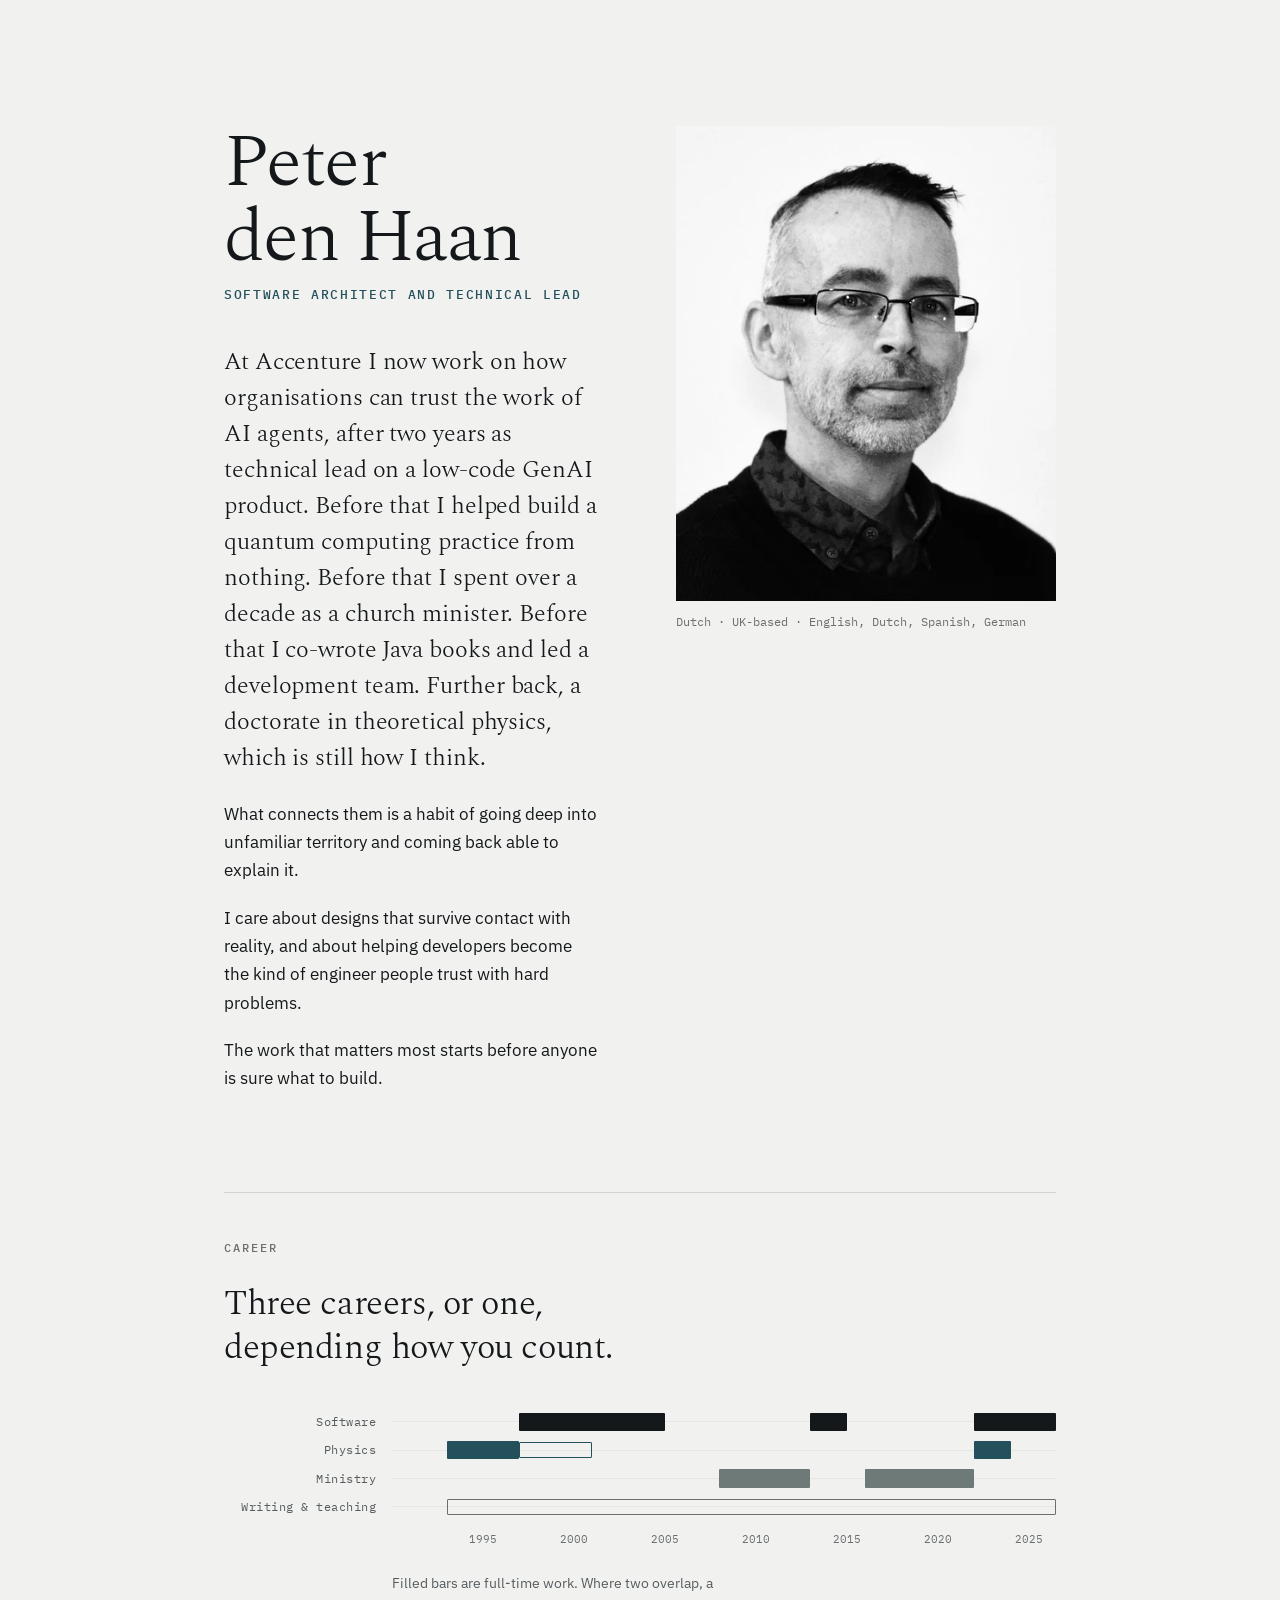
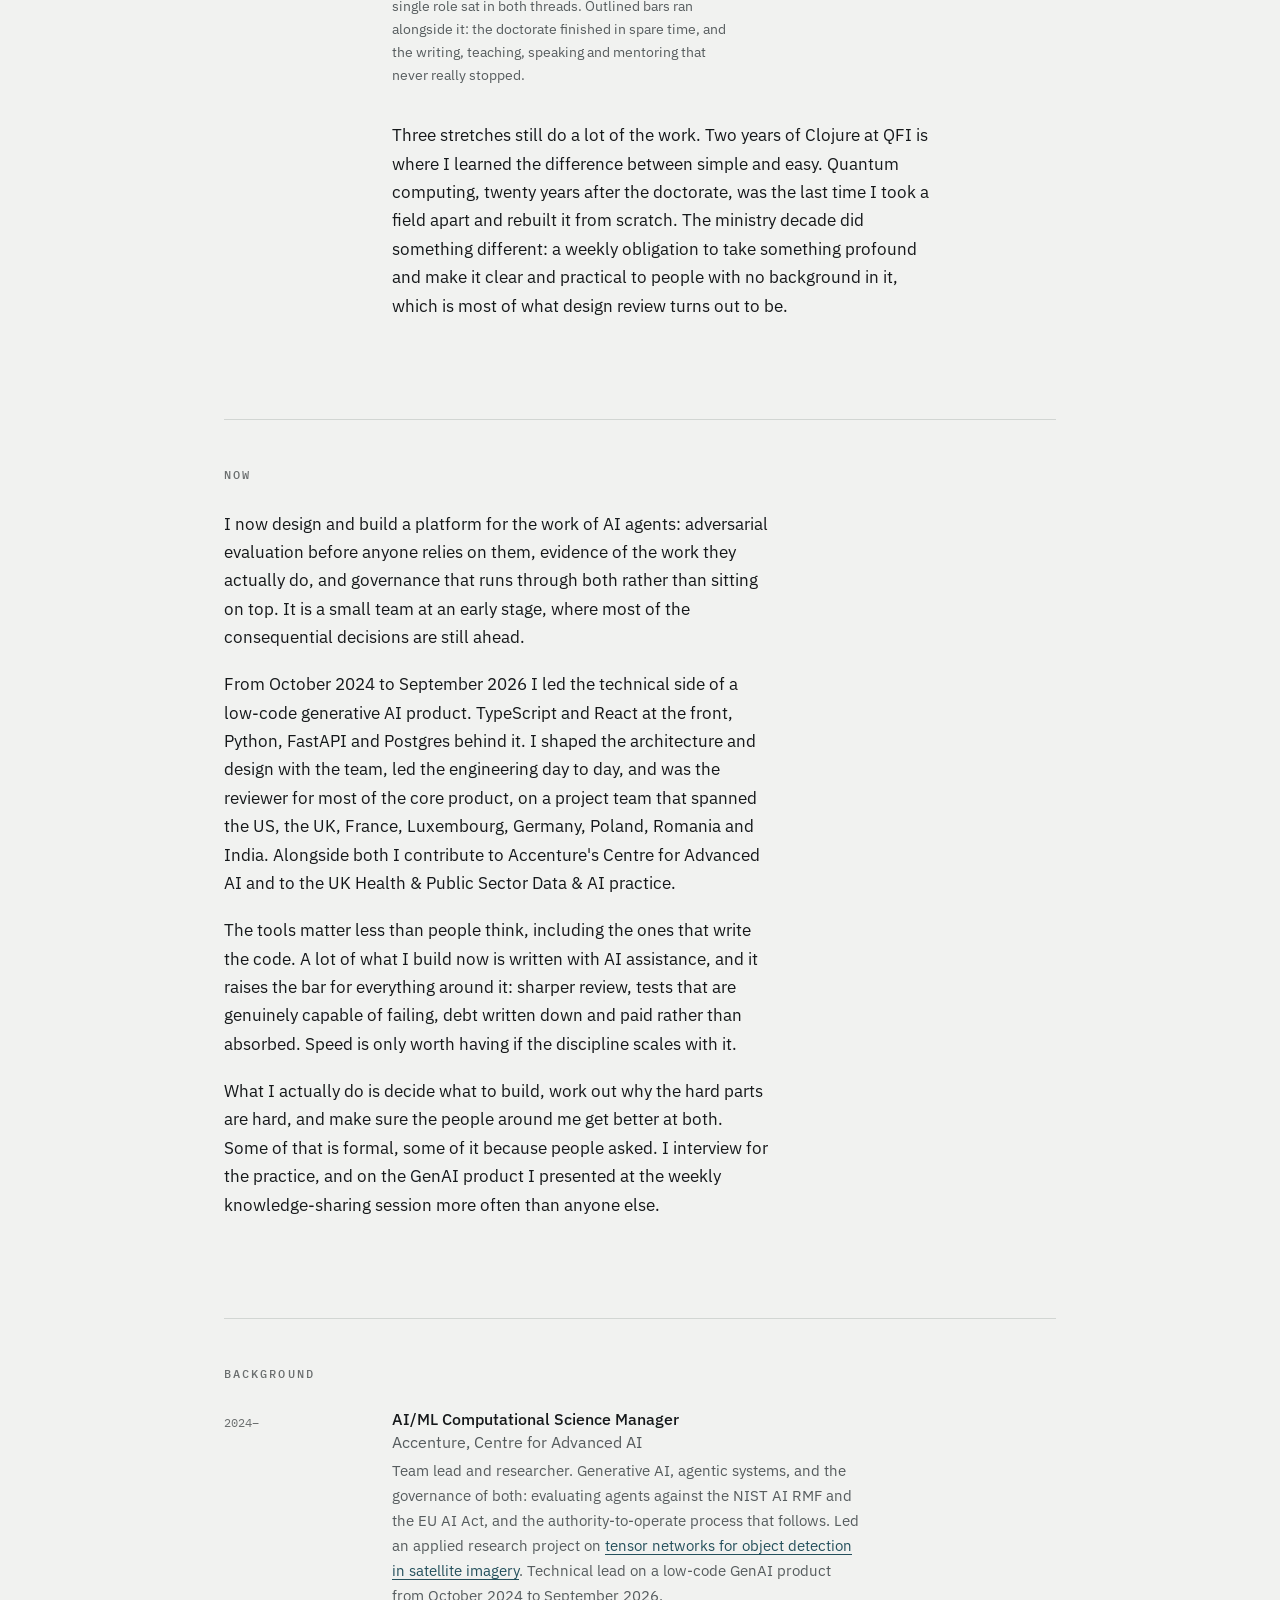
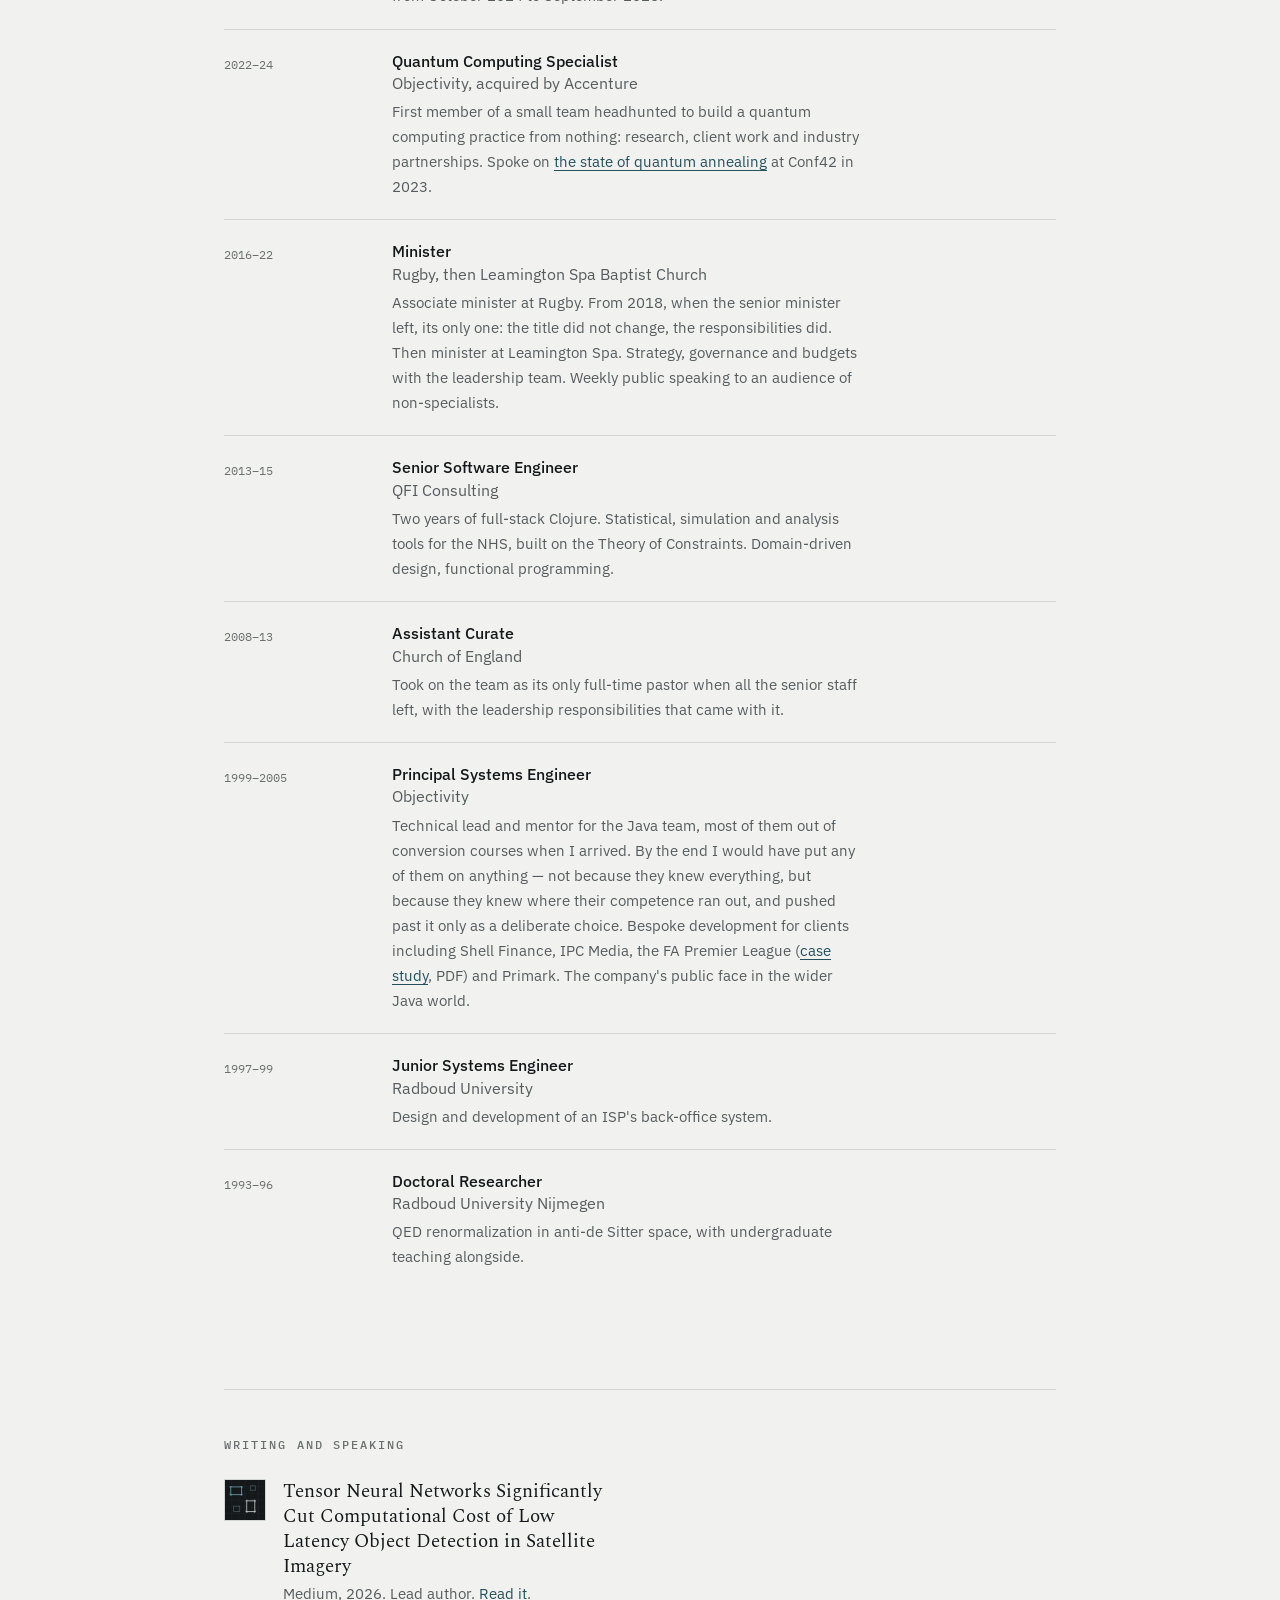
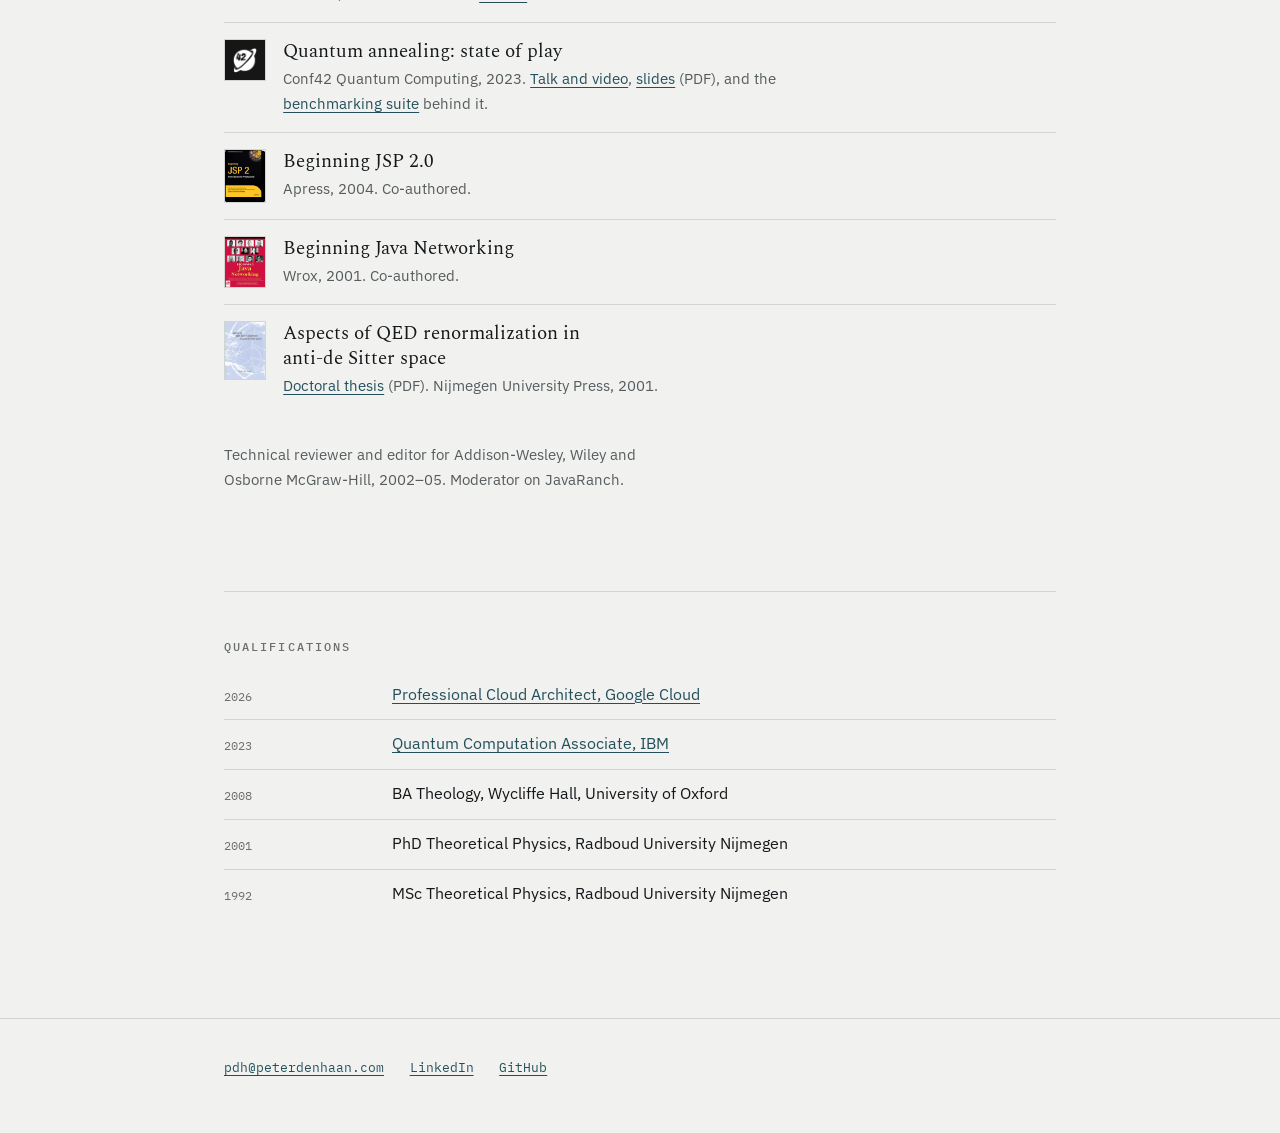
<file: index.html>
<!DOCTYPE html>
<html lang="en">
<head>
<meta charset="utf-8">
<meta name="viewport" content="width=device-width, initial-scale=1">
<title>Peter den Haan — Software Architect and Technical Lead</title>
<meta name="description" content="Software architect and technical lead. Theoretical physicist. Peter den Haan works on the evaluation and governance of AI agents at Accenture.">
<link rel="canonical" href="https://peterdenhaan.com/">
<meta property="og:type" content="profile">
<meta property="og:title" content="Peter den Haan — Software Architect and Technical Lead">
<meta property="og:description" content="Software architect and technical lead. Theoretical physicist.">
<meta property="og:url" content="https://peterdenhaan.com/">
<meta property="og:image" content="https://peterdenhaan.com/social-card.png">
<meta property="og:image:width" content="1200">
<meta property="og:image:height" content="630">
<meta property="og:image:alt" content="Peter den Haan — software architect and technical lead">
<meta property="profile:first_name" content="Peter">
<meta property="profile:last_name" content="den Haan">
<meta name="twitter:card" content="summary">
<meta name="twitter:image" content="https://peterdenhaan.com/peter-880.jpg">
<link rel="icon" href="favicon.svg" type="image/svg+xml">
<link rel="preload" href="fonts/spectral-300-latin.woff2" as="font" type="font/woff2" crossorigin>
<link rel="preload" href="fonts/ibm-plex-mono-500-latin.woff2" as="font" type="font/woff2" crossorigin>
<link rel="stylesheet" href="styles.css">
<script>document.documentElement.className += ' js';</script>
<script type="application/ld+json">
{
  "@context": "https://schema.org",
  "@type": "Person",
  "name": "Peter den Haan",
  "givenName": "Peter",
  "familyName": "den Haan",
  "url": "https://peterdenhaan.com/",
  "image": "https://peterdenhaan.com/peter-880.jpg",
  "jobTitle": [
    "Software Architect and Technical Lead",
    "AI/ML Computational Science Manager"
  ],
  "description": "Software architect and technical lead. Theoretical physicist. Works on the evaluation and governance of AI agents at Accenture.",
  "worksFor": {
    "@type": "Organization",
    "name": "Accenture"
  },
  "alumniOf": [
    {
      "@type": "CollegeOrUniversity",
      "name": "Radboud University Nijmegen",
      "sameAs": "https://www.ru.nl/"
    },
    {
      "@type": "CollegeOrUniversity",
      "name": "University of Oxford",
      "sameAs": "https://www.ox.ac.uk/"
    }
  ],
  "nationality": { "@type": "Country", "name": "Netherlands" },
  "homeLocation": {
    "@type": "Place",
    "address": {
      "@type": "PostalAddress",
      "addressLocality": "Coventry",
      "addressCountry": "GB"
    }
  },
  "knowsLanguage": ["en", "nl", "es", "de"],
  "knowsAbout": [
    "Software architecture",
    "Technical leadership",
    "Generative AI",
    "Large language models",
    "Agentic systems",
    "AI governance",
    "AI risk management",
    "Agent evaluation",
    "LLM evaluation",
    "Quantum computing",
    "Theoretical physics",
    "Domain-driven design",
    "Functional programming"
  ],
  "hasCredential": {
    "@type": "EducationalOccupationalCredential",
    "name": "Quantum Computation Associate",
    "credentialCategory": "certification",
    "recognizedBy": { "@type": "Organization", "name": "IBM" },
    "url": "https://www.credly.com/badges/9d369834-0922-49ed-9ece-52403b4ef0f2/public_url"
  },
  "sameAs": [
    "https://www.linkedin.com/in/revpdh/",
    "https://medium.com/@drpdh",
    "https://github.com/drpdh",
    "https://github.com/peterdenhaan",
    "https://www.credly.com/badges/9d369834-0922-49ed-9ece-52403b4ef0f2/public_url"
  ]
}
</script>
</head>
<body>

<a class="skip" href="#main">Skip to content</a>

<main id="main">

  <!-- ================= Hero ================= -->
  <header class="hero">
    <div class="hero__text">
      <h1>Peter den&nbsp;Haan</h1>
      <p class="hero__role">Software architect and technical lead</p>

      <p class="lede">
        At Accenture I now work on how organisations can trust the work of AI agents,
        after two years as technical lead on a low-code GenAI product. Before that I
        helped build a quantum computing practice from nothing. Before that I spent over a decade as a
        church minister. Before that I co-wrote Java books and led a development team.
        Further back, a doctorate in theoretical physics, which is still how I think.
      </p>

      <p>
        What connects them is a habit of going deep into unfamiliar territory and
        coming back able to explain it.
      </p>

      <p>
        I care about designs that survive contact with reality, and about helping
        developers become the kind of engineer people trust with hard problems.
      </p>

      <p>
        The work that matters most starts before anyone is sure what to build.
      </p>
    </div>

    <figure class="hero__portrait">
      <picture>
        <source
          type="image/webp"
          srcset="peter-440.webp 440w, peter-660.webp 660w, peter-880.webp 880w"
          sizes="(max-width: 800px) 62vw, 380px">
        <img
          src="peter-440.jpg"
          srcset="peter-440.jpg 440w, peter-660.jpg 660w, peter-880.jpg 880w"
          sizes="(max-width: 800px) 62vw, 380px"
          width="440" height="550"
          fetchpriority="high"
          alt="Peter den Haan">
      </picture>
      <figcaption>Dutch &middot; UK-based &middot; English, Dutch, Spanish, German</figcaption>
    </figure>
  </header>

  <!-- ================= Threads ================= -->
  <section class="section">
    <h2 class="eyebrow">Career</h2>
    <p class="display">Three careers, or one, depending how you count.</p>

    <figure class="threads" aria-labelledby="threads-desc">
      <div class="chart">

        <div class="track" role="img" aria-label="Software: 1997 to 2005, 2013 to 2015, and 2022 to present">
          <span class="track__name">Software</span>
          <div class="track__lane">
            <span class="bar bar--software" style="--x:19.18%;--w:21.92%" data-i="0"></span>
            <span class="bar bar--software" style="--x:63.01%;--w:5.48%"  data-i="1"></span>
            <span class="bar bar--software" style="--x:87.67%;--w:12.33%" data-i="2"></span>
          </div>
        </div>

        <!-- Physics filled bar: 1993.0-1997.0 is the doctoral appointment, which ran
             1 Jan 1993 to 31 Dec 1996. The CV and the aria-label say "1993-96"
             (calendar years worked); the axis marks instants, and 31 Dec 1996 is
             1997.0. Both are correct. Do NOT "fix" the width to 8.22% to make the
             numbers match: that draws a three-year term ending in 1995 and invents
             a gap in which he was employed. Two reviews have proposed this. -->
        <div class="track" role="img" aria-label="Physics: 1993 to 1996 full-time, continuing alongside other work to 2001, and 2022 to 2024">
          <span class="track__name">Physics</span>
          <div class="track__lane">
            <span class="bar bar--physics" style="--x:8.22%;--w:10.96%"  data-i="1"></span>
            <span class="bar bar--physics bar--ghost" style="--x:19.18%;--w:10.96%" data-i="2"></span>
            <span class="bar bar--physics" style="--x:87.67%;--w:5.48%"  data-i="3"></span>
          </div>
        </div>

        <div class="track" role="img" aria-label="Ministry: 2008 to 2013, and 2016 to 2022">
          <span class="track__name">Ministry</span>
          <div class="track__lane">
            <span class="bar bar--ministry" style="--x:49.32%;--w:13.70%" data-i="2"></span>
            <span class="bar bar--ministry" style="--x:71.23%;--w:16.44%" data-i="3"></span>
          </div>
        </div>

        <div class="track" role="img" aria-label="Writing and teaching: 1993 to present">
          <span class="track__name">Writing &amp; teaching</span>
          <div class="track__lane">
            <span class="bar bar--teaching" style="--x:8.22%;--w:91.78%" data-i="4"></span>
          </div>
        </div>

        <div class="axis" aria-hidden="true">
          <span style="--x:13.70%">1995</span>
          <span style="--x:27.40%">2000</span>
          <span style="--x:41.10%">2005</span>
          <span style="--x:54.79%">2010</span>
          <span style="--x:68.49%">2015</span>
          <span style="--x:82.19%">2020</span>
          <span style="--x:95.89%">2025</span>
        </div>

      </div>

      <figcaption id="threads-desc">
        Filled bars are full-time work. Where two overlap, a single role sat in
        both threads. Outlined bars ran alongside it: the doctorate finished in
        spare time, and the writing, teaching, speaking and mentoring that never
        really stopped.
      </figcaption>
    </figure>

    <div class="prose prose--offset">
      <p>
        Three stretches still do a lot of the work. Two years of Clojure at QFI is
        where I learned the difference between simple and easy. Quantum computing,
        twenty years after the doctorate, was the last time I took a field apart
        and rebuilt it from scratch. The ministry decade did something different: a
        weekly obligation to take something profound and make it clear and
        practical to people with no background in it, which is most of what
        design review turns out to be.
      </p>
    </div>
  </section>

  <!-- ================= Now ================= -->
  <section class="section">
    <h2 class="eyebrow">Now</h2>

    <div class="prose">
      <p>
        I now design and build a platform for the work of AI agents: adversarial
        evaluation before anyone relies on them, evidence of the work they actually
        do, and governance that runs through both rather than sitting on top. It is
        a small team at an early stage, where most of the consequential decisions
        are still ahead.
      </p>
      <p>
        From October 2024 to September 2026 I led the technical side of a low-code
        generative AI product. TypeScript and React at the front, Python, FastAPI
        and Postgres behind it. I shaped the architecture and design with the team,
        led the engineering day to day, and was the reviewer for most of the core
        product, on a project team that spanned the US, the UK, France, Luxembourg,
        Germany, Poland, Romania and India. Alongside both I contribute to Accenture's
        Centre for Advanced AI and to the UK Health &amp; Public Sector Data &amp; AI
        practice.
      </p>
      <p>
        The tools matter less than people think, including the ones that write
        the code. A lot of what I build now is written with AI assistance, and it
        raises the bar for everything around it: sharper review, tests that are
        genuinely capable of failing, debt written down and paid rather than
        absorbed. Speed is only worth having if the discipline scales with it.
      </p>
      <p>
        What I actually do is decide what to build, work out why the hard parts
        are hard, and make sure the people around me get better at both. Some of
        that is formal, some of it because people asked. I interview for the
        practice, and on the GenAI product I presented at the weekly
        knowledge-sharing session more often than anyone else.
      </p>
    </div>
  </section>

  <!-- ================= Background ================= -->
  <section class="section">
    <h2 class="eyebrow">Background</h2>

    <ol class="cv">
      <li>
        <span class="cv__when">2024–<span class="vh">present</span></span>
        <div class="cv__what">
          <h3>AI/ML Computational Science Manager <span>Accenture, Centre for Advanced AI</span></h3>
          <p>Team lead and researcher. Generative AI, agentic systems, and the
             governance of both: evaluating agents against the NIST AI RMF and the
             EU AI Act, and the authority-to-operate process that follows. Led an
             applied research project on <a href="https://medium.com/@drpdh/tensor-neural-networks-significantly-cut-computational-cost-of-low-latency-object-detection-in-16012056ef17?sk=f9bc25b9e7c740aaa3254e25a25f2314">tensor networks for object
             detection in satellite imagery</a>. Technical lead on a low-code GenAI product
             from October 2024 to September 2026.</p>
        </div>
      </li>
      <li>
        <span class="cv__when">2022–24</span>
        <div class="cv__what">
          <h3>Quantum Computing Specialist <span>Objectivity, acquired by Accenture</span></h3>
          <p>First member of a small team headhunted to build a quantum computing
             practice from nothing: research, client work and industry partnerships.
             Spoke on
             <a href="https://www.conf42.com/Quantum_Computing_2023_Peter_den_Haan_annealing_state_of_play">the state of quantum annealing</a>
             at Conf42 in 2023.</p>
        </div>
      </li>
      <li>
        <span class="cv__when">2016–22</span>
        <div class="cv__what">
          <h3>Minister <span>Rugby, then Leamington Spa Baptist Church</span></h3>
          <p>Associate minister at Rugby. From 2018, when the senior minister left,
             its only one: the title did not change, the responsibilities did.
             Then minister at Leamington Spa. Strategy, governance and budgets with
             the leadership team. Weekly public speaking to an audience of
             non-specialists.</p>
        </div>
      </li>
      <li>
        <span class="cv__when">2013–15</span>
        <div class="cv__what">
          <h3>Senior Software Engineer <span>QFI Consulting</span></h3>
          <p>Two years of full-stack Clojure. Statistical, simulation and analysis
             tools for the NHS, built on the Theory of Constraints. Domain-driven
             design, functional programming.</p>
        </div>
      </li>
      <li>
        <span class="cv__when">2008–13</span>
        <div class="cv__what">
          <h3>Assistant Curate <span>Church of England</span></h3>
          <p>Took on the team as its only full-time pastor when all the senior
             staff left, with the leadership responsibilities that came with it.</p>
        </div>
      </li>
      <li>
        <span class="cv__when">1999–2005</span>
        <div class="cv__what">
          <h3>Principal Systems Engineer <span>Objectivity</span></h3>
          <p>Technical lead and mentor for the Java team, most of them out of
             conversion courses when I arrived. By the end I would have put any of
             them on anything — not because they knew everything, but because they
             knew where their competence ran out, and pushed past it only as a
             deliberate choice. Bespoke development for clients including Shell
             Finance, IPC Media, the FA Premier League
             (<a href="transforming-applications.pdf" type="application/pdf">case study</a>, PDF)
             and Primark. The company's public face in the wider Java world.</p>
        </div>
      </li>
      <li>
        <span class="cv__when">1997–99</span>
        <div class="cv__what">
          <h3>Junior Systems Engineer <span>Radboud University</span></h3>
          <p>Design and development of an ISP's back-office system.</p>
        </div>
      </li>
      <li>
        <span class="cv__when">1993–96</span>
        <div class="cv__what">
          <h3>Doctoral Researcher <span>Radboud University Nijmegen</span></h3>
          <p>QED renormalization in anti-de Sitter space, with undergraduate
             teaching alongside.</p>
        </div>
      </li>
    </ol>
  </section>

  <!-- ============ Writing and speaking ============ -->
  <section class="section">
    <h2 class="eyebrow">Writing and speaking</h2>

    <ul class="works">
      <li>
        <img class="works__cover" src="cover-tensor.png" alt="" width="180" height="180" loading="lazy">
        <div>
          <h3>Tensor Neural Networks Significantly Cut Computational Cost of Low
              Latency Object Detection in Satellite Imagery</h3>
          <p>Medium, 2026. Lead author.
            <a href="https://medium.com/@drpdh/tensor-neural-networks-significantly-cut-computational-cost-of-low-latency-object-detection-in-16012056ef17?sk=f9bc25b9e7c740aaa3254e25a25f2314">Read it</a>.</p>
        </div>
      </li>
      <li>
        <img class="works__cover" src="cover-conf42.png" alt="" width="180" height="180" loading="lazy">
        <div>
          <h3>Quantum annealing: state of play</h3>
          <p>Conf42 Quantum Computing, 2023.
            <a href="https://www.conf42.com/Quantum_Computing_2023_Peter_den_Haan_annealing_state_of_play">Talk and video</a>,
            <a href="conf42-annealing-slides.pdf" type="application/pdf">slides</a> (PDF),
            and the <a href="https://github.com/Accenture/Q-Opt-suite">benchmarking suite</a> behind it.</p>
        </div>
      </li>
      <li>
        <img class="works__cover" src="cover-jsp2.png" alt="" width="132" height="174" loading="lazy">
        <div>
          <h3>Beginning JSP 2.0</h3>
          <p>Apress, 2004. Co-authored.</p>
        </div>
      </li>
      <li>
        <img class="works__cover" src="cover-java-networking.png" alt="" width="119" height="150" loading="lazy">
        <div>
          <h3>Beginning Java Networking</h3>
          <p>Wrox, 2001. Co-authored.</p>
        </div>
      </li>
      <li>
        <img class="works__cover" src="cover-thesis.png" alt="" width="106" height="151" loading="lazy">
        <div>
          <h3>Aspects of QED renormalization in anti-de Sitter space</h3>
          <p><a href="thesis.pdf" type="application/pdf">Doctoral thesis</a> (PDF). Nijmegen University Press, 2001.</p>
        </div>
      </li>
    </ul>

    <p class="aside">
      Technical reviewer and editor for Addison-Wesley, Wiley and Osborne
      McGraw-Hill, 2002–05. Moderator on JavaRanch.
    </p>
  </section>

  <!-- ================= Qualifications ================= -->
  <section class="section">
    <h2 class="eyebrow">Qualifications</h2>

    <ul class="quals">
      <li><span class="cv__when">2026</span> <a href="https://www.credly.com/badges/5798d70d-79f4-4bd2-bd7f-15496b114d72/public_url">Professional Cloud Architect, Google Cloud</a></li>
      <li><span class="cv__when">2023</span> <a href="https://www.credly.com/badges/9d369834-0922-49ed-9ece-52403b4ef0f2/public_url">Quantum Computation Associate, IBM</a></li>
      <li><span class="cv__when">2008</span> BA Theology, Wycliffe Hall, University of Oxford</li>
      <li><span class="cv__when">2001</span> PhD Theoretical Physics, Radboud University Nijmegen</li>
      <li><span class="cv__when">1992</span> MSc Theoretical Physics, Radboud University Nijmegen</li>
    </ul>
  </section>

</main>

<footer class="footer">
  <div class="footer__inner">
    <p class="footer__where">Dutch, based in Coventry, United Kingdom<br>
      <span>English, Dutch, Spanish, German</span></p>
    <p class="footer__links">
      <a id="mail" href="#">Email</a><noscript>pdh at peterdenhaan dot com</noscript>
      <a href="https://www.linkedin.com/in/revpdh/" rel="me">LinkedIn</a>
      <a href="https://github.com/drpdh" rel="me">GitHub</a>
    </p>
  </div>
</footer>

<script>
(function () {
  // Assembled at runtime; keeps the address out of the served HTML.
  var u = 'pdh', d = ['peterdenhaan', 'com'].join('.');
  var a = document.getElementById('mail');
  if (a) { a.href = 'mailto:' + u + '@' + d; a.textContent = u + '@' + d; }

  // The one piece of motion on the page: threads draw in as they come into view.
  var bars = [].slice.call(document.querySelectorAll('.bar'));
  var show = function (b) { b.className += ' is-in'; };
  var reduce = window.matchMedia &&
               window.matchMedia('(prefers-reduced-motion: reduce)').matches;

  if (reduce || !('IntersectionObserver' in window)) {
    bars.forEach(show);
    return;
  }
  var io = new IntersectionObserver(function (entries) {
    entries.forEach(function (e) {
      if (!e.isIntersecting) return;
      show(e.target);
      io.unobserve(e.target);
    });
  }, { threshold: 0.4 });
  bars.forEach(function (b) { io.observe(b); });
})();
</script>

</body>
</html>
</file>
<file: styles.css>
/* ============================================================
   Peter den Haan — peterdenhaan.com
   Palette is cool paper and ink; the accent is petrol, chosen
   to sit alongside a monochrome portrait rather than fight it.
   ============================================================ */

/* Self-hosted subset of IBM Plex Mono/Sans and Spectral (latin, latin-ext).
   Replaces a third-party request to fonts.googleapis.com. */
@font-face{
  font-family:'IBM Plex Mono';
  font-style:normal;
  font-weight:400;
  font-display:swap;
  src:url('fonts/ibm-plex-mono-400-latin-ext.woff2') format('woff2');
  unicode-range:U+0100-02BA, U+02BD-02C5, U+02C7-02CC, U+02CE-02D7, U+02DD-02FF, U+0304, U+0308, U+0329, U+1D00-1DBF, U+1E00-1E9F, U+1EF2-1EFF, U+2020, U+20A0-20AB, U+20AD-20C0, U+2113, U+2C60-2C7F, U+A720-A7FF;
}
@font-face{
  font-family:'IBM Plex Mono';
  font-style:normal;
  font-weight:400;
  font-display:swap;
  src:url('fonts/ibm-plex-mono-400-latin.woff2') format('woff2');
  unicode-range:U+0000-00FF, U+0131, U+0152-0153, U+02BB-02BC, U+02C6, U+02DA, U+02DC, U+0304, U+0308, U+0329, U+2000-206F, U+20AC, U+2122, U+2191, U+2193, U+2212, U+2215, U+FEFF, U+FFFD;
}
@font-face{
  font-family:'IBM Plex Mono';
  font-style:normal;
  font-weight:500;
  font-display:swap;
  src:url('fonts/ibm-plex-mono-500-latin-ext.woff2') format('woff2');
  unicode-range:U+0100-02BA, U+02BD-02C5, U+02C7-02CC, U+02CE-02D7, U+02DD-02FF, U+0304, U+0308, U+0329, U+1D00-1DBF, U+1E00-1E9F, U+1EF2-1EFF, U+2020, U+20A0-20AB, U+20AD-20C0, U+2113, U+2C60-2C7F, U+A720-A7FF;
}
@font-face{
  font-family:'IBM Plex Mono';
  font-style:normal;
  font-weight:500;
  font-display:swap;
  src:url('fonts/ibm-plex-mono-500-latin.woff2') format('woff2');
  unicode-range:U+0000-00FF, U+0131, U+0152-0153, U+02BB-02BC, U+02C6, U+02DA, U+02DC, U+0304, U+0308, U+0329, U+2000-206F, U+20AC, U+2122, U+2191, U+2193, U+2212, U+2215, U+FEFF, U+FFFD;
}
@font-face{
  font-family:'IBM Plex Sans';
  font-style:normal;
  font-weight:400;
  font-display:swap;
  src:url('fonts/ibm-plex-sans-400-latin-ext.woff2') format('woff2');
  unicode-range:U+0100-02BA, U+02BD-02C5, U+02C7-02CC, U+02CE-02D7, U+02DD-02FF, U+0304, U+0308, U+0329, U+1D00-1DBF, U+1E00-1E9F, U+1EF2-1EFF, U+2020, U+20A0-20AB, U+20AD-20C0, U+2113, U+2C60-2C7F, U+A720-A7FF;
}
@font-face{
  font-family:'IBM Plex Sans';
  font-style:normal;
  font-weight:400;
  font-display:swap;
  src:url('fonts/ibm-plex-sans-400-latin.woff2') format('woff2');
  unicode-range:U+0000-00FF, U+0131, U+0152-0153, U+02BB-02BC, U+02C6, U+02DA, U+02DC, U+0304, U+0308, U+0329, U+2000-206F, U+20AC, U+2122, U+2191, U+2193, U+2212, U+2215, U+FEFF, U+FFFD;
}
@font-face{
  font-family:'IBM Plex Sans';
  font-style:normal;
  font-weight:500;
  font-display:swap;
  src:url('fonts/ibm-plex-sans-500-latin-ext.woff2') format('woff2');
  unicode-range:U+0100-02BA, U+02BD-02C5, U+02C7-02CC, U+02CE-02D7, U+02DD-02FF, U+0304, U+0308, U+0329, U+1D00-1DBF, U+1E00-1E9F, U+1EF2-1EFF, U+2020, U+20A0-20AB, U+20AD-20C0, U+2113, U+2C60-2C7F, U+A720-A7FF;
}
@font-face{
  font-family:'IBM Plex Sans';
  font-style:normal;
  font-weight:500;
  font-display:swap;
  src:url('fonts/ibm-plex-sans-500-latin.woff2') format('woff2');
  unicode-range:U+0000-00FF, U+0131, U+0152-0153, U+02BB-02BC, U+02C6, U+02DA, U+02DC, U+0304, U+0308, U+0329, U+2000-206F, U+20AC, U+2122, U+2191, U+2193, U+2212, U+2215, U+FEFF, U+FFFD;
}
@font-face{
  font-family:'Spectral';
  font-style:italic;
  font-weight:300;
  font-display:swap;
  src:url('fonts/spectral-300italic-latin-ext.woff2') format('woff2');
  unicode-range:U+0100-02BA, U+02BD-02C5, U+02C7-02CC, U+02CE-02D7, U+02DD-02FF, U+0304, U+0308, U+0329, U+1D00-1DBF, U+1E00-1E9F, U+1EF2-1EFF, U+2020, U+20A0-20AB, U+20AD-20C0, U+2113, U+2C60-2C7F, U+A720-A7FF;
}
@font-face{
  font-family:'Spectral';
  font-style:italic;
  font-weight:300;
  font-display:swap;
  src:url('fonts/spectral-300italic-latin.woff2') format('woff2');
  unicode-range:U+0000-00FF, U+0131, U+0152-0153, U+02BB-02BC, U+02C6, U+02DA, U+02DC, U+0304, U+0308, U+0329, U+2000-206F, U+20AC, U+2122, U+2191, U+2193, U+2212, U+2215, U+FEFF, U+FFFD;
}
@font-face{
  font-family:'Spectral';
  font-style:normal;
  font-weight:300;
  font-display:swap;
  src:url('fonts/spectral-300-latin-ext.woff2') format('woff2');
  unicode-range:U+0100-02BA, U+02BD-02C5, U+02C7-02CC, U+02CE-02D7, U+02DD-02FF, U+0304, U+0308, U+0329, U+1D00-1DBF, U+1E00-1E9F, U+1EF2-1EFF, U+2020, U+20A0-20AB, U+20AD-20C0, U+2113, U+2C60-2C7F, U+A720-A7FF;
}
@font-face{
  font-family:'Spectral';
  font-style:normal;
  font-weight:300;
  font-display:swap;
  src:url('fonts/spectral-300-latin.woff2') format('woff2');
  unicode-range:U+0000-00FF, U+0131, U+0152-0153, U+02BB-02BC, U+02C6, U+02DA, U+02DC, U+0304, U+0308, U+0329, U+2000-206F, U+20AC, U+2122, U+2191, U+2193, U+2212, U+2215, U+FEFF, U+FFFD;
}
@font-face{
  font-family:'Spectral';
  font-style:normal;
  font-weight:400;
  font-display:swap;
  src:url('fonts/spectral-400-latin-ext.woff2') format('woff2');
  unicode-range:U+0100-02BA, U+02BD-02C5, U+02C7-02CC, U+02CE-02D7, U+02DD-02FF, U+0304, U+0308, U+0329, U+1D00-1DBF, U+1E00-1E9F, U+1EF2-1EFF, U+2020, U+20A0-20AB, U+20AD-20C0, U+2113, U+2C60-2C7F, U+A720-A7FF;
}
@font-face{
  font-family:'Spectral';
  font-style:normal;
  font-weight:400;
  font-display:swap;
  src:url('fonts/spectral-400-latin.woff2') format('woff2');
  unicode-range:U+0000-00FF, U+0131, U+0152-0153, U+02BB-02BC, U+02C6, U+02DA, U+02DC, U+0304, U+0308, U+0329, U+2000-206F, U+20AC, U+2122, U+2191, U+2193, U+2212, U+2215, U+FEFF, U+FFFD;
}

:root{
  --paper:    #F1F2F0;
  --paper-2:  #E5E7E4;
  --ink:      #15181A;
  --ink-2:    #565C5E;
  --ink-3:    #6B6F6F;   /* 4.53:1 on --paper; #878D8C was 3.01 and failed AA */
  --rule:     #D2D6D3;
  --petrol:   #24505C;
  --slate:    #6E7A78;

  --measure: 34rem;
  --gutter: clamp(1.5rem, 5vw, 4rem);
  --stack:  clamp(4rem, 11vh, 7rem);

  --serif: "Spectral", Georgia, serif;
  --sans:  "IBM Plex Sans", ui-sans-serif, system-ui, sans-serif;
  --mono:  "IBM Plex Mono", ui-monospace, monospace;
}

*,*::before,*::after{ box-sizing:border-box; }

html{ -webkit-text-size-adjust:100%; }

body{
  margin:0;
  background:var(--paper);
  color:var(--ink);
  font-family:var(--sans);
  font-size:clamp(1rem, 0.96rem + 0.2vw, 1.075rem);
  line-height:1.65;
  -webkit-font-smoothing:antialiased;
}

p{ margin:0 0 1.1em; max-width:var(--measure); }
p:last-child{ margin-bottom:0; }

a{
  color:var(--petrol);
  text-decoration-thickness:1px;
  text-underline-offset:.22em;
}
a:hover{ color:var(--ink); }
a:focus-visible{
  outline:2px solid var(--petrol);
  outline-offset:3px;
  border-radius:2px;
}

.skip{
  position:absolute; left:-9999px;
  background:var(--ink); color:var(--paper);
  padding:.6rem 1rem; z-index:10;
}
.skip:focus{ left:var(--gutter); top:1rem; }

main{
  max-width:60rem;
  margin:0 auto;
  padding:0 var(--gutter);
}

/* ---------------- Hero ---------------- */

.hero{
  display:grid;
  grid-template-columns:minmax(0,1fr) 380px;
  gap:clamp(2rem, 6vw, 5rem);
  align-items:start;
  padding:clamp(4.5rem, 14vh, 9rem) 0 var(--stack);
}

.hero__text h1{
  font-family:var(--serif);
  font-weight:300;
  font-size:clamp(2.9rem, 7.5vw, 4.6rem);
  line-height:1.02;
  letter-spacing:-.021em;
  margin:0 0 .5rem;
}

.hero__role{
  font-family:var(--mono);
  font-size:.8rem;
  font-weight:500;
  letter-spacing:.13em;
  text-transform:uppercase;
  color:var(--petrol);
  margin:0 0 2.4rem;
}

.lede{
  font-family:var(--serif);
  font-weight:300;
  font-size:clamp(1.2rem, 1.06rem + 0.62vw, 1.5rem);
  line-height:1.5;
  letter-spacing:-.004em;
  margin-bottom:1.5rem;
}

.hero__portrait{ margin:0; }
/* Where he is and what he speaks, in the first screen. Set as metadata rather
   than as prose, so it is quiet by typography instead of by burial. Below 800px
   the portrait moves above the name, where a caption would answer a question the
   reader has not asked yet - so the footer carries the same line there instead. */
.hero__portrait figcaption{
  margin-top:.75rem;
  font-family:var(--mono);
  font-size:.72rem;
  line-height:1.55;
  color:var(--ink-3);
}
.footer__where{ display:none; }
.hero__portrait img{
  display:block;
  width:100%;
  height:auto;
  background:var(--paper-2);
}

/* ---------------- Sections ---------------- */

.section{
  border-top:1px solid var(--rule);
  padding-top:clamp(2rem, 5vh, 3rem);
  padding-bottom:var(--stack);
}

.eyebrow{
  font-family:var(--mono);
  font-size:.72rem;
  font-weight:500;
  letter-spacing:.18em;
  text-transform:uppercase;
  color:var(--ink-3);
  margin:0 0 1.6rem;
}

.display{
  font-family:var(--serif);
  font-weight:300;
  font-size:clamp(1.5rem, 1.2rem + 1.35vw, 2.2rem);
  line-height:1.25;
  letter-spacing:-.012em;
  margin:0 0 2.6rem;
  max-width:22ch;
}

.prose{ max-width:var(--measure); }
.prose--offset{ margin-left:10.5rem; margin-top:2.2rem; }

/* ---------------- Threads chart ---------------- */

.threads{ margin:0; }

.chart{
  display:grid;
  gap:.55rem;
  margin-bottom:1.3rem;
}

.track{
  display:grid;
  grid-template-columns:9.5rem minmax(0,1fr);
  align-items:center;
  gap:1rem;
}

.track__name{
  font-family:var(--mono);
  font-size:.74rem;
  letter-spacing:.04em;
  color:var(--ink-2);
  text-align:right;
  white-space:nowrap;
}

.track__lane{
  position:relative;
  height:1.15rem;
  background:
    linear-gradient(to right, var(--paper-2), var(--paper-2)) center/100% 1px no-repeat;
}

.bar{
  position:absolute;
  top:0;
  left:var(--x);
  width:var(--w);
  height:100%;
  border-radius:1px;
  transform-origin:left center;
}

/* Drawn in on scroll only when scripting is available; without JS the
   chart is simply there, which is the behaviour that matters. */
.js .bar{
  transform:scaleX(0);
  transition:transform .62s cubic-bezier(.22,.7,.3,1);
  transition-delay:calc(var(--i, 0) * 90ms);
}
.bar[data-i="1"]{ --i:1 } .bar[data-i="2"]{ --i:2 }
.bar[data-i="3"]{ --i:3 } .bar[data-i="4"]{ --i:4 }
.js .bar.is-in{ transform:scaleX(1); }

.bar--software{ background:var(--ink); }
.bar--physics { background:var(--petrol); }
.bar--ministry{ background:var(--slate); }
.bar--teaching{
  background:transparent;
  border:1px solid var(--ink-3);
  height:calc(100% - 2px);
  top:1px;
}

/* Outlined, in the thread's own colour: carried on alongside a full-time role.
   Used for the doctorate, finished in spare time between 1997 and 2001. */
.bar--physics.bar--ghost{
  background:transparent;
  border:1px solid var(--petrol);
  height:calc(100% - 2px);
  top:1px;
}

.axis{
  position:relative;
  height:1.2rem;
  margin-left:10.5rem;
  margin-top:.35rem;
}
.axis span{
  position:absolute;
  left:var(--x);
  transform:translateX(-50%);
  font-family:var(--mono);
  font-size:.68rem;
  color:var(--ink-3);
}

.threads figcaption{
  font-size:.9rem;
  line-height:1.6;
  color:var(--ink-2);
  max-width:44ch;
  margin-left:10.5rem;
}

/* ---------------- CV list ---------------- */

.cv{ list-style:none; margin:0; padding:0; }

.cv li{
  display:grid;
  grid-template-columns:9.5rem minmax(0,1fr);
  gap:1rem;
  padding:1.25rem 0;
  border-top:1px solid var(--rule);
}
.cv li:first-child{ border-top:0; padding-top:0; }

.cv__when{
  font-family:var(--mono);
  font-size:.78rem;
  color:var(--ink-3);
  padding-top:.32em;
  white-space:nowrap;
}

.cv__what h3{
  font-family:var(--sans);
  font-size:1rem;
  font-weight:500;
  line-height:1.4;
  margin:0 0 .3rem;
}
.cv__what h3 span{
  display:block;
  font-weight:400;
  color:var(--ink-2);
}
.cv__what p{
  margin:0;
  color:var(--ink-2);
  font-size:.95rem;
  max-width:52ch;
}

/* ---------------- Works ---------------- */

.works{ list-style:none; margin:0 0 1.8rem; padding:0; }
.works li{
  display:grid;
  grid-template-columns:2.6rem minmax(0,1fr);
  gap:1.1rem;
  align-items:start;
  padding:1rem 0;
  border-top:1px solid var(--rule);
}
.works li:first-child{ border-top:0; padding-top:0; }
.works__cover{
  width:2.6rem;          /* matches the grid's art column; explicit so it survives
                            a grid fallback instead of expanding to full width */
  height:auto;
  border:1px solid var(--rule);
}
.works h3{
  font-family:var(--serif);
  font-weight:400;
  font-size:1.16rem;
  line-height:1.35;
  margin:0 0 .18rem;
  max-width:34ch;
}
.works p{ margin:0; color:var(--ink-2); font-size:.92rem; }

.aside{
  color:var(--ink-2);
  font-size:.92rem;
  max-width:48ch;
}

/* ---------------- Qualifications ---------------- */

.quals{ list-style:none; margin:0; padding:0; }
.quals li{
  display:grid;
  grid-template-columns:9.5rem minmax(0,1fr);
  gap:1rem;
  padding:.72rem 0;
  border-top:1px solid var(--rule);
  font-size:.98rem;
}
.quals li:first-child{ border-top:0; padding-top:0; }

/* ---------------- Footer ---------------- */

.footer{
  border-top:1px solid var(--rule);
  padding:2.4rem 0 3.4rem;
}
.footer__inner{
  max-width:60rem;
  margin:0 auto;
  padding:0 var(--gutter);
  display:flex;
  flex-wrap:wrap;
  gap:1.4rem 3rem;
  justify-content:space-between;
  align-items:flex-end;
}
.footer__where{
  margin:0;
  font-size:.9rem;
  color:var(--ink-2);
}
.footer__where span{ color:var(--ink-3); }

.footer__links{
  margin:0;
  display:flex;
  gap:1.6rem;
  font-family:var(--mono);
  font-size:.82rem;
}

/* Visually hidden, still announced. */
.vh{
  position:absolute; width:1px; height:1px;
  margin:-1px; padding:0; border:0;
  clip-path:inset(50%); overflow:hidden; white-space:nowrap;
}

/* The address is assembled at runtime, so without JS hide the dead link
   and let the <noscript> fallback carry it instead. */
html:not(.js) #mail{ display:none; }

/* ---------------- Narrow ---------------- */

@media (max-width: 800px){
  .hero{
    grid-template-columns:1fr;
    gap:2.4rem;
  }
  .hero__portrait{ order:-1; width:min(62vw, 260px); }
  .hero__portrait figcaption{ display:none; }
  .footer__where{ display:block; }

  .track{ grid-template-columns:1fr; gap:.28rem; }
  .track__name{ text-align:left; }
  .track__lane{ height:.95rem; }
  .axis, .threads figcaption, .prose--offset{ margin-left:0; }

  .cv li, .quals li{ grid-template-columns:1fr; gap:.3rem; }
  .cv__when{ padding-top:0; }
}

@media (max-width: 460px){
  .axis span:nth-child(even){ display:none; }
}

@media (prefers-reduced-motion: reduce){
  .js .bar{ transition:none; transform:scaleX(1); }
}
</file>
